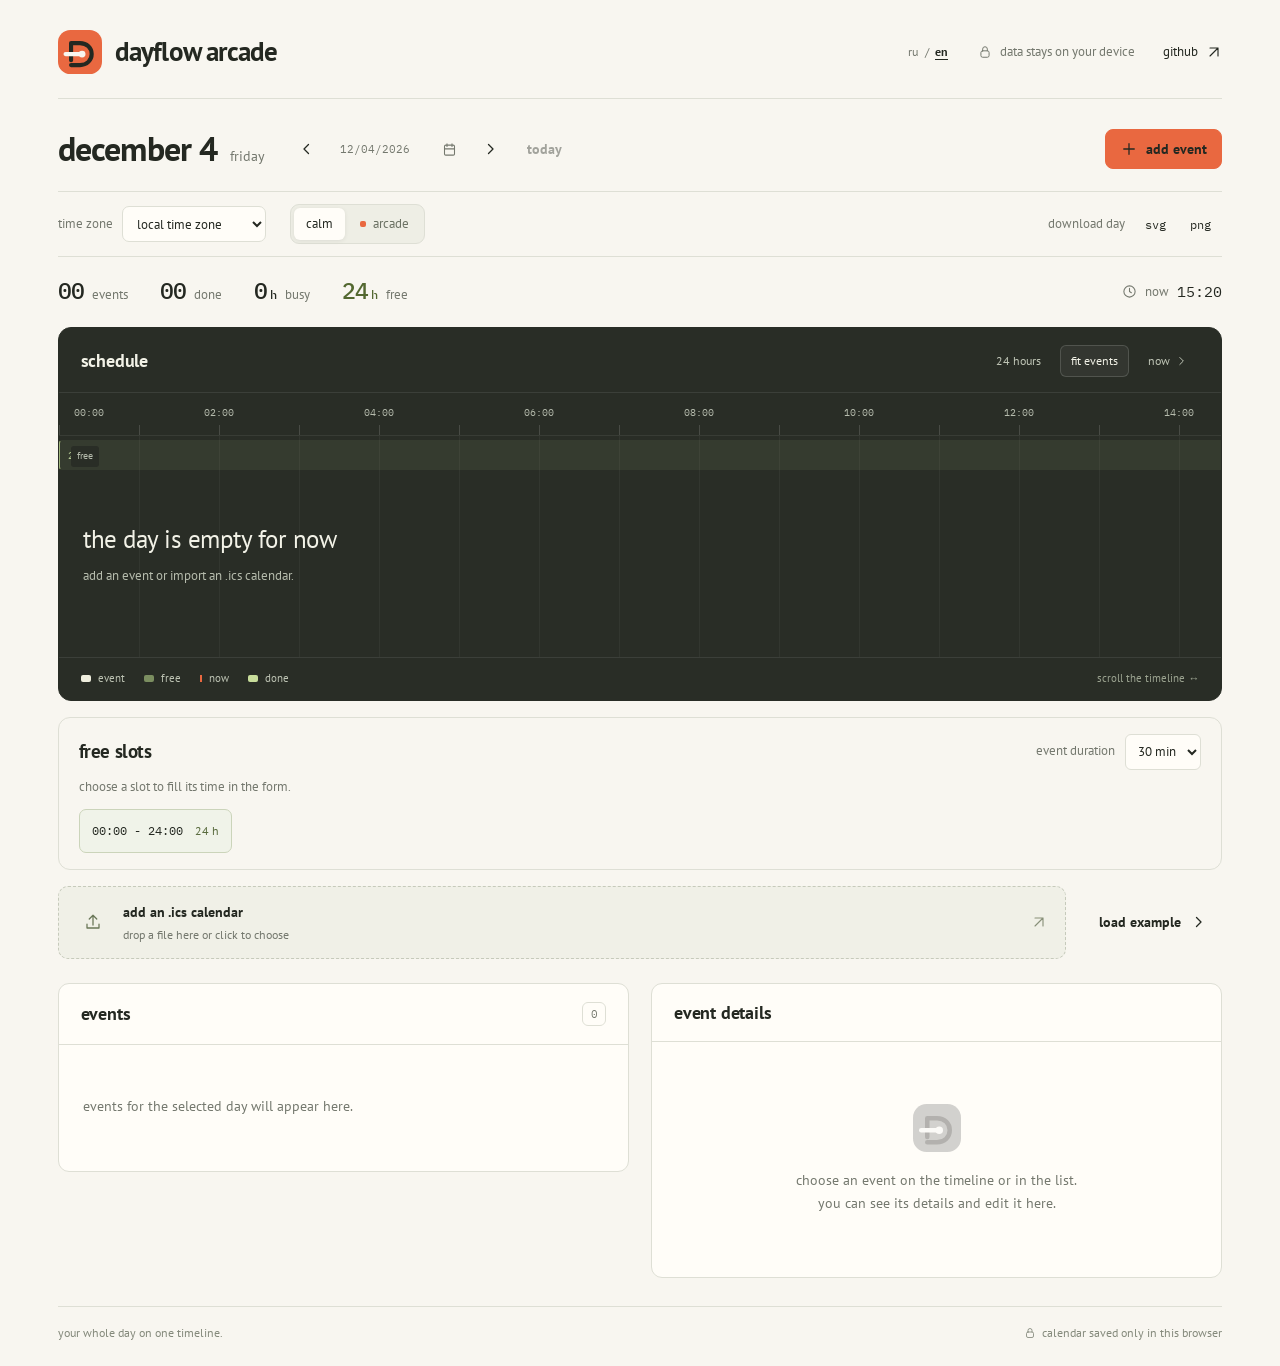
<file: index.html>
<!doctype html>
<html lang="en">
<head>
  <meta charset="utf-8">
  <meta name="viewport" content="width=device-width, initial-scale=1">
  <meta name="theme-color" content="#F8F6F0">
  <meta name="description" content="dayflow arcade: your whole day on one timeline. events, free time and a calendar that stays on your device." data-i18n-content="s1">
  <meta property="og:title" content="dayflow arcade">
  <meta property="og:description" content="your whole day on one timeline. import a calendar or build the day by hand." data-i18n-content="s2">
  <meta property="og:image" content="https://chebaturkin.github.io/dayflow-arcade/docs/screenshots/en/desktop.png">
  <meta property="og:locale" content="en_US">
  <title data-i18n="s3">dayflow arcade: a calendar for your day</title>
  <link rel="icon" href="assets/logo.svg" type="image/svg+xml">
  <link rel="stylesheet" href="styles.css">
  <script src="i18n.js"></script>
</head>
<body data-mode="calm">
  <a class="skip-link" href="#main-content" data-i18n="s4">к содержимому</a>
  <svg class="sr-only" aria-hidden="true" xmlns="http://www.w3.org/2000/svg">
    <defs>
      <symbol id="icon-plus" viewBox="0 0 24 24"><path d="M12 5v14M5 12h14"/></symbol>
      <symbol id="icon-left" viewBox="0 0 24 24"><path d="m14 6-6 6 6 6"/></symbol>
      <symbol id="icon-right" viewBox="0 0 24 24"><path d="m10 6 6 6-6 6"/></symbol>
      <symbol id="icon-upload" viewBox="0 0 24 24"><path d="M12 16V3m-5 5 5-5 5 5M4 15v5h16v-5"/></symbol>
      <symbol id="icon-arrow" viewBox="0 0 24 24"><path d="M6 18 18 6M6 6h12v12"/></symbol>
      <symbol id="icon-lock" viewBox="0 0 24 24"><rect x="5" y="10" width="14" height="11" rx="3"/><path d="M8 10V7a4 4 0 0 1 8 0v3"/></symbol>
      <symbol id="icon-calendar" viewBox="0 0 24 24"><rect x="4" y="5" width="16" height="16" rx="2"/><path d="M8 3v4m8-4v4M4 11h16"/></symbol>
      <symbol id="icon-clock" viewBox="0 0 24 24"><circle cx="12" cy="12" r="9"/><path d="M12 7v5l3 2"/></symbol>
      <symbol id="icon-check" viewBox="0 0 24 24"><path d="m5 12 4 4L19 6"/></symbol>
    </defs>
  </svg>
  <div class="site-shell">
    <header class="masthead">
      <a class="brand-block" href="./" aria-label="dayflow arcade, главная" data-i18n-aria-label="s5">
        <img src="assets/logo.svg" class="brand-mark" width="44" height="44" alt="">
        <h1>dayflow arcade</h1>
      </a>
      <div class="masthead-right"><div class="locale-switch" role="group" aria-label="language"><button type="button" data-locale="ru" lang="ru" aria-label="русский" aria-pressed="false">ru</button><span aria-hidden="true">/</span><button type="button" data-locale="en" lang="en" aria-label="english" aria-pressed="false">en</button></div>
        <span class="privacy-note"><svg class="icon" aria-hidden="true"><use href="#icon-lock"/></svg><span data-i18n="s6">данные на вашем устройстве</span></span>
        <a class="repo-link" href="https://github.com/chebaturkin/dayflow-arcade" target="_blank" rel="noopener noreferrer" aria-label="проект на github, откроется в новой вкладке" data-i18n-aria-label="s7">github<svg class="icon" aria-hidden="true"><use href="#icon-arrow"/></svg></a>
      </div>
      <span id="board-status" class="sr-only" role="status" aria-live="polite" data-i18n="s8">день загружается</span>
    </header>

    <main id="main-content">
      <section class="day-header" aria-labelledby="readout-date">
        <div class="day-heading">
          <div class="day-title"><h2 id="readout-date" data-i18n="s9">загрузка</h2><span id="readout-weekday" data-i18n="s10">сегодня</span></div>
          <div class="day-navigation" aria-label="выбрать день" data-i18n-aria-label="s11">
            <button type="button" class="icon-button" id="previous-day" aria-label="предыдущий день" data-i18n-aria-label="s12"><svg class="icon" aria-hidden="true"><use href="#icon-left"/></svg></button>
            <label class="sr-only" for="day-picker" data-i18n="s13">дата</label><div class="date-field"><span id="date-picker-label" aria-hidden="true" data-i18n="s13">дата</span><svg class="icon" aria-hidden="true"><use href="#icon-calendar"/></svg><input id="day-picker" name="day" type="date"></div>
            <button type="button" class="icon-button" id="next-day" aria-label="следующий день" data-i18n-aria-label="s14"><svg class="icon" aria-hidden="true"><use href="#icon-right"/></svg></button>
            <button type="button" class="button button-quiet" id="today" data-i18n="s10">сегодня</button>
          </div>
        </div>
        <button type="button" class="button button-primary" id="open-manual"><svg class="icon" aria-hidden="true"><use href="#icon-plus"/></svg><span data-i18n="s15">добавить событие</span></button>
      </section>

      <section class="command-deck" aria-labelledby="controls-title">
        <h2 id="controls-title" class="sr-only" data-i18n="s16">настройки дня</h2>
        <div class="control-grid">
          <div class="control-group zone-control">
            <label for="timezone-picker" data-i18n="s17">часовой пояс</label>
            <select id="timezone-picker" name="timezone"><option value="local" data-i18n="s18">местный пояс</option><option value="UTC">utc</option><option value="Europe/Moscow" data-i18n="s19">москва · utc+3</option><option value="Europe/London" data-i18n="s20">лондон</option><option value="America/New_York" data-i18n="s21">нью-йорк</option><option value="Asia/Tokyo" data-i18n="s22">токио · utc+9</option></select>
          </div>
          <div class="mode-switch" role="group" aria-label="режим отображения" data-i18n-aria-label="s23">
            <button type="button" class="mode-button is-active" data-mode-choice="calm" aria-pressed="true" data-i18n="s24">спокойный</button>
            <button type="button" class="mode-button" data-mode-choice="arcade" aria-pressed="false"><span class="arcade-dot" aria-hidden="true"></span><span data-i18n="s25">аркадный</span></button>
          </div>
          <div class="export-actions"><span data-i18n="s26">скачать день</span><button type="button" class="button button-quiet" id="export-svg" aria-label="скачать svg" data-i18n-aria-label="s27">svg</button><button type="button" class="button button-quiet" id="export-png" aria-label="скачать png" data-i18n-aria-label="s28">png</button></div>
        </div>
      </section>

      <section class="scoreboard" aria-label="сводка дня" data-i18n-aria-label="s29">
        <dl class="metrics" aria-label="метрики дня" data-i18n-aria-label="s30">
          <div class="metric"><dd id="metric-events">00</dd><dt data-i18n="s31">событий</dt></div>
          <div class="metric"><dd id="metric-done">00</dd><dt data-i18n="s32">готово</dt></div>
          <div class="metric"><dd id="metric-busy">0<span class="metric-unit" data-i18n="s33">ч</span></dd><dt data-i18n="s34">занято</dt></div>
          <div class="metric metric-free"><dd id="metric-free">24<span class="metric-unit" data-i18n="s33">ч</span></dd><dt data-i18n="s35">свободно</dt></div>
        </dl>
        <div class="now-readout"><svg class="icon" aria-hidden="true"><use href="#icon-clock"/></svg><span data-i18n="s36">сейчас</span><strong id="readout-now">--:--</strong></div>
      </section>

      <section class="route-panel" aria-labelledby="route-title">
        <div class="panel-heading route-heading"><h2 id="route-title" data-i18n="s37">расписание</h2><span id="route-note" class="sr-only" data-i18n="s38">24 часа</span><div class="route-actions"><button type="button" id="fit-day" aria-pressed="false" data-i18n="s38">24 часа</button><button type="button" id="focus-events" aria-pressed="true" data-i18n="s39">к событиям</button><button type="button" id="focus-now"><span data-i18n="s36">сейчас</span><svg class="icon" aria-hidden="true"><use href="#icon-right"/></svg></button></div></div>
        <div class="route-viewport" id="route-viewport" role="region" tabindex="0" aria-label="линия событий за день" aria-describedby="route-help route-summary" data-i18n-aria-label="s40">
          <p id="route-help" class="sr-only" data-i18n="s41">горизонтальная шкала: прокрутите влево или вправо, чтобы увидеть день от 00:00 до 24:00. полные названия доступны в списке событий ниже.</p>
          <p id="route-summary" class="sr-only" data-i18n="s42">события расположены по времени, свободные окна отмечены зелёным, текущий момент отмечен оранжевой линией.</p>
          <div class="route-stage" id="route-stage">
            <div class="route-axis" id="route-axis" role="img" aria-label="шкала времени от 00:00 до 24:00" data-i18n-aria-label="s43"></div>
            <div class="route-grid-lines" id="route-grid-lines" aria-hidden="true"></div>
            <div class="all-day-row" id="all-day-row" role="region" aria-label="события на весь день" data-i18n-aria-label="s44"></div>
            <div class="free-row" id="free-row" role="region" aria-label="свободные окна" data-i18n-aria-label="s45"></div>
            <div class="event-lanes" id="event-lanes" role="group" aria-label="события по времени" data-i18n-aria-label="s46"></div>
            <div class="now-line" id="now-line" hidden><span data-i18n="s36">сейчас</span></div>
          </div>
        </div>
        <div class="route-foot"><ul class="route-legend" aria-label="легенда расписания" data-i18n-aria-label="s47"><li><i class="legend-swatch swatch-station" aria-hidden="true"></i><span data-i18n="s48">событие</span></li><li><i class="legend-swatch swatch-free" aria-hidden="true"></i><span data-i18n="s35">свободно</span></li><li><i class="legend-swatch swatch-now" aria-hidden="true"></i><span data-i18n="s36">сейчас</span></li><li><i class="legend-swatch swatch-done" aria-hidden="true"></i><span data-i18n="s32">готово</span></li></ul><span class="scroll-hint" data-i18n="s49">двигайте шкалу ↔</span></div>
      </section>

      <section class="availability-panel" aria-labelledby="availability-title">
        <div class="availability-heading"><h2 id="availability-title" data-i18n="s45">свободные окна</h2><label for="slot-duration"><span data-i18n="s50">время для события</span><select id="slot-duration"><option value="30" data-i18n="s51">30 мин</option><option value="60" data-i18n="s52">60 мин</option><option value="90" data-i18n="s53">90 мин</option></select></label></div>
        <p class="availability-help" data-i18n="s54">выберите окно, и время появится в форме.</p>
        <div id="availability-list" class="availability-list"></div>
        <p id="availability-empty" class="availability-empty" role="status" hidden></p>
      </section>

      <section class="import-deck" aria-labelledby="import-title">
        <h2 id="import-title" class="sr-only" data-i18n="s55">добавить календарь</h2>
        <div class="import-layout">
          <div class="drop-zone" id="drop-zone" role="button" tabindex="0" aria-label="выбрать ics-файл" aria-controls="ics-file" aria-describedby="drop-help" data-i18n-aria-label="s56">
            <span class="upload-icon"><svg class="icon" aria-hidden="true"><use href="#icon-upload"/></svg></span>
            <div><strong data-i18n="s57">добавить календарь .ics</strong><p id="drop-help" data-i18n="s58">перетащите файл сюда или нажмите для выбора</p></div>
            <svg class="icon upload-arrow" aria-hidden="true"><use href="#icon-arrow"/></svg>
            <input id="ics-file" type="file" accept=".ics,text/calendar,text/plain" hidden>
          </div>
          <button type="button" class="button button-quiet" id="load-demo"><span data-i18n="s59">загрузить пример</span><svg class="icon" aria-hidden="true"><use href="#icon-right"/></svg></button>
        </div>
        <div class="message-stack" id="message-stack" aria-live="polite"></div>
      </section>

      <div class="day-bottom">
        <section class="agenda-panel" aria-labelledby="agenda-title"><div class="panel-heading"><h2 id="agenda-title" data-i18n="s60">события</h2><span id="agenda-count" class="panel-count">0</span></div><div id="agenda-list" class="agenda-list"></div></section>
        <section class="details-panel" id="details-panel" aria-labelledby="details-title">
          <div class="panel-heading"><h2 id="details-title" data-i18n="s61">детали события</h2><span id="detail-source" class="source-note" hidden></span></div>
          <div id="details-empty" class="details-empty"><img src="assets/logo.svg" alt="" width="48" height="48"><p><span data-i18n="s62">выберите событие на шкале или в списке.</span><br><span data-i18n="s63">здесь можно посмотреть детали и изменить запись.</span></p></div>
          <article id="event-details" class="event-details" hidden>
            <div class="details-header"><h3 id="detail-title" data-i18n="s64">без названия</h3><span class="detail-token" id="detail-token" aria-hidden="true">01</span></div>
            <div class="detail-grid">
              <div><span class="detail-label" data-i18n="s65">время</span><strong id="detail-time" data-i18n="s66">не указано</strong><span id="detail-clip-note" class="detail-subvalue"></span></div>
              <div><span class="detail-label" data-i18n="s67">длительность</span><strong id="detail-duration" data-i18n="s66">не указано</strong></div>
              <div><span class="detail-label" data-i18n="s68">место</span><strong id="detail-location" data-i18n="s66">не указано</strong></div>
              <div><span class="detail-label" data-i18n="s69">повтор</span><strong id="detail-repeat" data-i18n="s66">не указано</strong></div>
            </div>
            <div class="detail-original-time" id="original-time-row"><span class="detail-label" data-i18n="s70">исходное время</span><strong id="detail-original-time" data-i18n="s66">не указано</strong></div>
            <p id="detail-description" class="detail-description"></p>
            <div class="detail-actions"><button type="button" class="button button-dark" id="toggle-complete" data-i18n="s71">отметить выполненным</button><button type="button" class="button button-quiet" id="edit-event" aria-label="изменить выбранное событие" data-i18n-aria-label="s72" data-i18n="s73">изменить</button><button type="button" class="button button-quiet button-danger" id="delete-event" aria-label="удалить выбранное событие" data-i18n-aria-label="s74" data-i18n="s75">удалить</button></div>
            <span id="detail-status" class="detail-status"></span>
          </article>
        </section>
      </div>
    </main>
    <footer class="site-footer"><span data-i18n="s76">весь день на одной шкале.</span><span><svg class="icon" aria-hidden="true"><use href="#icon-lock"/></svg><span data-i18n="s77">календарь хранится только в этом браузере</span></span></footer>
  </div>

  <dialog id="manual-dialog" class="manual-dialog" aria-labelledby="manual-title">
    <form method="dialog" id="manual-form" novalidate aria-describedby="manual-context manual-form-error">
      <div class="dialog-head"><h2 id="manual-title" data-i18n="s15">добавить событие</h2><div class="locale-switch" role="group" aria-label="language"><button type="button" data-locale="ru" lang="ru" aria-label="русский" aria-pressed="false">ru</button><span aria-hidden="true">/</span><button type="button" data-locale="en" lang="en" aria-label="english" aria-pressed="false">en</button></div><button type="button" class="icon-button" id="close-manual" aria-label="закрыть" data-i18n-aria-label="s78">×</button></div>
      <p id="manual-context" class="manual-context"></p>
      <div class="form-grid"><label><span data-i18n="s79">название</span><input name="title" required maxlength="500" placeholder="например, работа над проектом" data-i18n-placeholder="s80"></label><div class="form-pair"><label><span data-i18n="s81">дата начала</span><input name="startDate" type="date" required></label><label><span data-i18n="s82">дата конца</span><input name="endDate" type="date" required></label></div><div class="form-pair"><label><span data-i18n="s83">начало</span><input name="start" type="time" step="1" required></label><label><span data-i18n="s84">конец</span><input name="end" type="time" step="1" required></label></div><label><span data-i18n="s68">место</span><input name="location" placeholder="кабинет, ссылка или адрес" data-i18n-placeholder="s85"></label><label><span data-i18n="s86">заметка</span><textarea name="description" rows="3" placeholder="что важно помнить" data-i18n-placeholder="s87"></textarea></label></div>
      <p id="manual-form-error" class="form-error" role="alert" aria-live="assertive"></p>
      <div class="dialog-actions"><button type="button" class="button button-quiet" id="cancel-manual" data-i18n="s88">отмена</button><button type="submit" class="button button-primary" data-i18n="s89">добавить в день</button></div>
    </form>
  </dialog>
  <div id="toast" class="toast" role="status" aria-live="polite"></div>
  <script type="module" src="js/app.js"></script>
</body>
</html>
</file>
<file: styles.css>
@font-face { font-family: 'PT Sans'; font-style: normal; font-weight: 400; font-display: swap; src: url('assets/fonts/jizaRExUiTo99u79P0U.ttf') format('truetype'); }
@font-face { font-family: 'PT Sans'; font-style: normal; font-weight: 700; font-display: swap; src: url('assets/fonts/jizfRExUiTo99u79B_mh4Ok.ttf') format('truetype'); }
@font-face { font-family: 'IBM Plex Mono'; font-style: normal; font-weight: 400; font-display: swap; src: url('assets/fonts/-F63fjptAgt5VM-kVkqdyU8n5ig.ttf') format('truetype'); }
@font-face { font-family: 'IBM Plex Mono'; font-style: normal; font-weight: 500; font-display: swap; src: url('assets/fonts/-F6qfjptAgt5VM-kVkqdyU8n3twJ8lc.ttf') format('truetype'); }
:root {
  color-scheme: light;
  --surface: #f8f6f0; --paper: #fffdf8; --ink: #242821; --muted: #74786e;
  --line: #dedfd5; --signal: #e96840; --signal-dark: #9e3c20;
  --green: #c8dd9b; --green-dark: #536830; --track: #292d26; --track-ink: #f2f2e7;
  --font-ui: 'PT Sans', sans-serif; --font-data: 'IBM Plex Mono', monospace;
  --track-min-width: 1920px;
  --motion-press: 110ms; --motion-state: 180ms; --motion-panel: 280ms; --motion-episode: 540ms;
  --motion-ease: cubic-bezier(.2,.8,.2,1);
}
* { box-sizing: border-box; }
html { background: var(--surface); }
body { min-width: 320px; margin: 0; color: var(--ink); background: var(--surface); font: 15px/1.45 var(--font-ui); font-synthesis: none; }
button, input, select, textarea { font: inherit; }
button, a, input, select { -webkit-tap-highlight-color: transparent; touch-action: manipulation; }
button { cursor: pointer; }
a { color: inherit; }
button, a, input, select, textarea { transition: background-color var(--motion-state), color var(--motion-state), border-color var(--motion-state), box-shadow var(--motion-state); }
button:disabled, button[aria-disabled="true"] { cursor: not-allowed; opacity: .4; }
button:active:not(:disabled):not([aria-disabled="true"]), .drop-zone:active { box-shadow: inset 0 2px 3px #24282128; transition-duration: var(--motion-press); }
.button .icon, .icon-button .icon, .route-actions .icon, .repo-link .icon, .upload-icon .icon, .station-copy, .agenda-copy { transition: transform var(--motion-state) var(--motion-ease); }
button:active:not(:disabled) > .icon, .drop-zone:active .upload-icon .icon { transform: translateY(1px); transition-duration: var(--motion-press); }
:focus-visible { outline: 2px solid var(--signal); outline-offset: 4px; }
::selection { background: var(--green); color: var(--ink); }
[hidden] { display: none !important; }
.icon { width: 18px; height: 18px; flex: 0 0 auto; fill: none; stroke: currentColor; stroke-width: 1.7; stroke-linecap: round; stroke-linejoin: round; }
.sr-only { position: absolute; width: 1px; height: 1px; padding: 0; margin: -1px; overflow: hidden; clip: rect(0, 0, 0, 0); white-space: nowrap; border: 0; }
.skip-link { opacity: 0; position: fixed; z-index: 100; top: -80px; left: 16px; padding: 12px 18px; background: var(--ink); color: var(--paper); }
.skip-link:focus { top: 16px; opacity: 1; }
.site-shell { max-width: 1400px; padding: 30px clamp(20px, 4.5vw, 64px) 24px; margin: 0 auto; }
.masthead { display: flex; align-items: center; justify-content: space-between; gap: 20px; padding-bottom: 24px; border-bottom: 1px solid var(--line); }
.brand-block { display: inline-flex; align-items: center; gap: 13px; text-decoration: none; }
.brand-mark { display: block; transition: transform var(--motion-panel) var(--motion-ease); }
.brand-block h1 { margin: 0; font-size: 27px; font-weight: 700; line-height: 1.1; letter-spacing: -.8px; }
.masthead-right { display: flex; align-items: center; gap: 28px; }
.privacy-note, .repo-link { display: flex; align-items: center; gap: 8px; font-size: 13px; }
.privacy-note { color: var(--muted); }
.privacy-note .icon { width: 14px; height: 14px; }
.repo-link { text-decoration: none; }
.repo-link .icon { width: 16px; height: 16px; }
main { display: grid; grid-template-columns: minmax(0, 1fr); gap: 0; }
.day-header { display: flex; align-items: center; justify-content: space-between; gap: 20px; padding: 30px 0 22px; }
.day-heading { display: flex; align-items: center; gap: 24px; flex-wrap: wrap; }
.day-title { display: flex; align-items: baseline; gap: 12px; }
.day-title h2 { margin: 0; font-size: 34px; font-weight: 700; letter-spacing: -.8px; line-height: 1.15; }
.day-title > span { color: var(--muted); font-size: 14px; }
.day-navigation { display: flex; align-items: center; gap: 4px; }
.date-field { position: relative; display: flex; align-items: center; justify-content: space-between; gap: 10px; width: 139px; min-height: 38px; padding: 7px 10px; border: 1px solid transparent; border-radius: 7px; color: var(--muted); font: 11px var(--font-data); }
.date-field:focus-within { outline: 2px solid var(--signal); outline-offset: 2px; }
.date-field .icon { width: 15px; height: 15px; }
.day-navigation .date-field input { position: absolute; inset: 0; width: 100%; min-width: 0; height: 100%; margin: 0; padding: 0; border: 0; opacity: 0; cursor: pointer; }
.date-field input::-webkit-calendar-picker-indicator { position: absolute; inset: 0; width: 100%; height: 100%; opacity: 0; cursor: pointer; }
.icon-button { width: 36px; height: 38px; display: inline-flex; align-items: center; justify-content: center; padding: 0; border: 1px solid transparent; border-radius: 8px; background: transparent; color: var(--ink); font-size: 28px; }
.button { display: inline-flex; align-items: center; justify-content: center; gap: 8px; min-height: 40px; padding: 9px 14px; border: 1px solid transparent; border-radius: 8px; color: var(--ink); background: transparent; font-size: 14px; font-weight: 700; line-height: 1.2; white-space: nowrap; }
.button-primary { border-color: var(--signal); background: var(--signal); color: #242821; }
.button-dark { background: var(--ink); color: var(--paper); }
.button-danger { color: var(--signal-dark); }
.command-deck { border-top: 1px solid var(--line); border-bottom: 1px solid var(--line); padding: 12px 0; }
.control-grid { display: flex; align-items: center; gap: 24px; flex-wrap: wrap; }
.control-group { display: flex; align-items: center; gap: 9px; }
.control-group label { color: var(--muted); font-size: 13px; }
.control-group select { max-width: 210px; min-height: 36px; padding: 6px 26px 6px 10px; border: 1px solid var(--line); border-radius: 7px; background: var(--paper); color: var(--ink); font-size: 13px; }
.mode-switch { display: inline-flex; gap: 3px; padding: 3px; border: 1px solid var(--line); border-radius: 9px; background: #eeeee5; }
.mode-button { display: inline-flex; align-items: center; gap: 7px; min-height: 32px; padding: 5px 12px; border: 0; border-radius: 6px; background: transparent; color: #6b7163; font-size: 13px; }
.mode-button.is-active { background: var(--paper); color: var(--ink); box-shadow: 0 1px 4px #24282115; }
.arcade-dot { width: 6px; height: 6px; border-radius: 2px; background: var(--signal); }
.export-actions { display: flex; align-items: center; gap: 2px; margin-left: auto; }
.export-actions > span { margin-right: 7px; font-size: 13px; color: var(--muted); }
.export-actions .button { min-height: 34px; padding: 6px 10px; font: 12px var(--font-data); }
.scoreboard { display: flex; align-items: center; justify-content: space-between; gap: 20px; padding: 22px 0; }
.metrics { display: flex; align-items: center; margin: 0; gap: 32px; }
.metric { display: flex; align-items: baseline; gap: 8px; }
.metric dd { margin: 0; font: 500 23px/1 var(--font-data); letter-spacing: -1px; white-space: nowrap; }
.metric dt { color: var(--muted); font-size: 13px; }
.metric-free dd { color: var(--green-dark); }
.metric-unit { margin-left: 3px; font-size: 12px; letter-spacing: 0; }
.now-readout { display: flex; align-items: center; gap: 8px; color: var(--muted); font-size: 13px; }
.now-readout .icon { width: 15px; height: 15px; }
.now-readout strong { color: var(--ink); font: 400 15px var(--font-data); }
.panel-heading { display: flex; align-items: center; justify-content: space-between; gap: 12px; padding: 18px 22px; border-bottom: 1px solid var(--line); }
.panel-heading h2 { margin: 0; font-size: 18px; font-weight: 700; line-height: 1.2; letter-spacing: -.2px; }
.panel-count { display: grid; place-items: center; min-width: 24px; height: 24px; border: 1px solid var(--line); border-radius: 6px; color: var(--muted); font: 11px var(--font-data); }
.route-panel { overflow: hidden; border: 1px solid var(--track); border-radius: 13px; background: var(--track); color: var(--track-ink); }
.route-heading { padding: 17px 22px 15px; border-bottom: 1px solid #ffffff16; }
.route-actions { display: flex; align-items: center; gap: 8px; }
.route-actions button { display: flex; align-items: center; gap: 4px; min-height: 32px; padding: 5px 10px; border: 1px solid transparent; border-radius: 6px; background: transparent; color: #bfc5b6; font-size: 12px; }
.route-actions button[aria-pressed="true"] { border-color: #ffffff26; background: #ffffff0c; color: var(--track-ink); }
.route-actions .icon { width: 14px; height: 14px; }
.route-viewport { container-type: inline-size; overflow-x: auto; overflow-y: hidden; overscroll-behavior-inline: contain; scrollbar-color: #777e6d var(--track); scrollbar-width: thin; }
.route-viewport::-webkit-scrollbar { height: 7px; }
.route-viewport::-webkit-scrollbar-thumb { background: #777e6d; border: 2px solid var(--track); border-radius: 6px; }
.route-stage { position: relative; min-width: var(--track-min-width); min-height: 264px; background: var(--track); }
.route-panel.is-fit { --track-min-width: 1080px; }
.route-axis { position: relative; z-index: 2; height: 43px; border-bottom: 1px solid #ffffff12; }
.route-grid-lines { position: absolute; top: 43px; right: 0; bottom: 0; left: 0; pointer-events: none; }
.route-grid-line, .axis-line { position: absolute; top: 0; bottom: 0; width: 1px; background: #ffffff0b; }
.axis-line { top: 32px; background: #ffffff25; }
.axis-label { position: absolute; top: 15px; transform: translateX(-50%); padding: 0 3px; color: #b6bcad; font: 10px/1 var(--font-data); }
.axis-label:first-child { left: 12px !important; transform: none; }
.axis-label[style*="100%"] { transform: translateX(-100%); padding-right: 10px; }
.all-day-row { position: sticky; left: 0; z-index: 3; display: grid; grid-template-columns: 1fr 1fr; gap: 7px; width: 100cqw; min-height: 45px; padding: 7px 14px 7px 90px; border-bottom: 1px solid #ffffff0e; background: var(--track); }
.all-day-label, .free-label { position: absolute; left: 12px; z-index: 2; padding: 3px 6px; border-radius: 3px; background: var(--track); color: #b6bcad; font-size: 10px; }
.all-day-label { top: 9px; }
.all-day-block { position: relative; min-width: 0; overflow: hidden; height: 29px; padding: 4px 10px; border: 1px solid #838d71; border-radius: 5px; background: #404836; color: #e6ecd9; text-overflow: ellipsis; font-size: 12px; white-space: nowrap; }
.all-day-block.is-selected { border-color: var(--green); background: #526044; }
.all-day-block.is-complete { color: var(--green); }
.free-row { position: relative; z-index: 1; height: 38px; }
.free-window { position: absolute; top: 4px; height: 30px; display: flex; align-items: center; overflow: hidden; padding: 0 8px; border: 1px solid transparent; border-left-color: #a0b67c; border-radius: 3px; background: #c8dd9b14; color: #b2c793; font: 10px var(--font-data); white-space: nowrap; cursor: pointer; }
.free-window:focus-visible { background: #c8dd9b2c; border-color: #a0b67c; }
.free-label { top: 10px; pointer-events: none; }
.availability-panel { margin-top: 16px; padding: 16px 20px; border: 1px solid var(--line); border-radius: 12px; background: var(--surface); }
.availability-heading { display: flex; align-items: center; justify-content: space-between; flex-wrap: wrap; gap: 12px; }
.availability-heading h2 { margin: 0; font-size: 19px; letter-spacing: -.4px; }
.availability-heading label { display: flex; align-items: center; gap: 10px; color: var(--muted); font-size: 13px; }
.availability-heading select { min-height: 36px; padding: 5px 8px; border: 1px solid var(--line); border-radius: 6px; background: var(--paper); color: var(--ink); }
.availability-help { margin: 8px 0 12px; color: var(--muted); font-size: 13px; }
.availability-list { display: flex; flex-wrap: wrap; gap: 8px; }
.availability-slot { display: inline-flex; align-items: center; justify-content: space-between; gap: 12px; min-height: 44px; padding: 9px 12px; border: 1px solid #cbd4ba; border-radius: 7px; background: #f0f3e9; color: var(--ink); cursor: pointer; }
.availability-time { font: 12px var(--font-data); }
.availability-duration { color: #596b3e; font-size: 12px; }
.availability-empty { margin: 0; color: var(--muted); font-size: 13px; }
.event-lanes { position: relative; z-index: 1; min-height: 143px; padding: 13px 0 24px; }
.lane { position: relative; height: 67px; }
.lane + .lane { border-top: 1px dashed #ffffff0d; }
.station { position: absolute; top: 6px; display: flex; align-items: center; min-width: var(--station-min-width, 36px); height: 51px; padding: 8px 11px; overflow: hidden; border: 1px solid #eeeade; border-left: 3px solid #b6c7a0; border-radius: 6px; background: #efeede; color: var(--ink); text-align: left; }
.station.is-selected { border-color: var(--signal); background: #f9d0ad; box-shadow: 0 0 0 2px #e9684020; }
.station.is-complete { background: var(--green); border-color: var(--green); }
.station.is-complete .station-title { text-decoration: line-through; text-decoration-color: #53683066; }
.station.is-overlap { border-left-color: var(--signal); }
.station:active .station-copy, .agenda-select:active .agenda-copy { transform: translateX(2px); transition-duration: var(--motion-press); }
.station-copy { display: flex; flex-direction: column; min-width: 0; gap: 5px; }
.station-title { overflow: hidden; text-overflow: ellipsis; white-space: nowrap; font-size: 13px; font-weight: 700; line-height: 1.1; }
.station-time { overflow: hidden; white-space: nowrap; text-overflow: ellipsis; font: 9px/1 var(--font-data); opacity: .75; }
.station-token { display: none; }
.station.is-compact { padding-inline: 6px; }
.station.is-compact .station-title { font-size: 11px; }
.now-line { position: absolute; z-index: 4; top: 0; bottom: 0; width: 1px; background: var(--signal); pointer-events: none; }
.now-line::after { content: ''; position: absolute; top: 39px; left: -3px; width: 7px; height: 7px; border-radius: 50%; background: var(--signal); }
.now-line span { position: absolute; top: 11px; left: 5px; padding: 2px 5px; border-radius: 3px; background: var(--signal); color: var(--ink); font: 9px var(--font-data); }
.empty-route { display: flex; flex-direction: column; justify-content: center; gap: 10px; min-height: 133px; padding-left: 24px; }
.empty-route strong { font-size: 25px; font-weight: 400; letter-spacing: -.5px; }
.empty-route span { color: #b6bcad; font-size: 13px; }
.route-foot { display: flex; align-items: center; justify-content: space-between; gap: 10px; padding: 13px 22px; border-top: 1px solid #ffffff16; }
.route-legend { display: flex; flex-wrap: wrap; gap: 19px; margin: 0; padding: 0; list-style: none; color: #bdc3b3; font-size: 11px; }
.route-legend li { display: inline-flex; align-items: center; gap: 7px; }
.legend-swatch { width: 10px; height: 7px; border-radius: 2px; }
.swatch-station { background: #efeede; }
.swatch-free { background: #7b8e60; }
.swatch-now { width: 2px; border-radius: 0; background: var(--signal); }
.swatch-done { background: var(--green); }
.scroll-hint { color: #9ba390; font-size: 11px; }
.import-deck { margin: 16px 0 24px; }
.import-layout { display: flex; align-items: center; gap: 18px; }
.drop-zone { display: flex; align-items: center; gap: 14px; flex: 1; min-height: 73px; padding: 14px 18px; border: 1px dashed #c6cabb; border-radius: 10px; background: #f0f0e7; cursor: pointer; transition: background-color var(--motion-state), border-color var(--motion-state), box-shadow var(--motion-state); }
.drop-zone.is-dragging { background: #e9edde; border-color: #8f9d7a; border-style: solid; box-shadow: inset 0 0 0 2px #8f9d7a44; }
.drop-zone.is-dragging .upload-icon .icon { transform: translateY(-3px); }
.drop-zone[aria-busy="true"] { border-style: solid; border-color: var(--signal); }
.drop-zone[aria-busy="true"] .upload-icon { color: var(--signal-dark); }
.upload-icon { display: grid; place-items: center; width: 32px; height: 32px; color: #6a7758; }
.drop-zone strong { font-size: 14px; font-weight: 700; }
.drop-zone p { margin: 3px 0 0; color: var(--muted); font-size: 12px; }
.upload-arrow { margin-left: auto; width: 16px; height: 16px; color: #889079; }
.message-stack:empty { display: none; }
.message-stack { display: grid; gap: 5px; padding-top: 10px; }
.message { padding: 9px 12px; border-radius: 6px; background: #e9edde; color: var(--green-dark); font-size: 13px; }
.message.is-error { background: #f9e8dd; color: var(--signal-dark); }
.day-bottom { display: grid; grid-template-columns: 1fr 1fr; align-items: start; gap: 22px; }
.agenda-panel, .details-panel { min-width: 0; overflow: hidden; border: 1px solid var(--line); border-radius: 11px; background: var(--paper); }
.agenda-list { padding: 5px 9px 9px; }
.agenda-row { display: flex; align-items: stretch; gap: 5px; border-bottom: 1px solid #e9e9e0; }
.agenda-row:last-child { border-bottom: 0; }
.agenda-select { display: flex; align-items: center; gap: 17px; flex: 1; min-width: 0; min-height: 63px; padding: 11px 12px; margin: 3px 0; border: 1px solid transparent; border-radius: 7px; background: transparent; color: var(--ink); text-align: left; }
.agenda-select[aria-pressed="true"] { background: #f6e9dd; border-color: #e5ccb7; }
.agenda-time { display: flex; flex: 0 0 48px; flex-direction: column; gap: 3px; color: var(--muted); font: 10px/1.3 var(--font-data); }
.agenda-time span:first-child { color: var(--ink); font-size: 12px; }
.agenda-copy { display: flex; flex-direction: column; gap: 3px; min-width: 0; }
.agenda-name { font-size: 15px; line-height: 1.3; overflow-wrap: anywhere; }
.agenda-meta { color: var(--muted); font-size: 12px; }
.agenda-overlap { color: var(--signal-dark); }
.agenda-row.is-complete .agenda-name { color: var(--muted); text-decoration: line-through; text-decoration-color: #88907977; }
.agenda-check { align-self: center; display: grid; place-items: center; flex: 0 0 32px; width: 32px; height: 36px; padding: 0; margin-right: 10px; border: 0; border-radius: 6px; background: transparent; color: var(--green-dark); }
.agenda-check::before { content: ''; width: 17px; height: 17px; border: 1px solid #c3c8b8; border-radius: 50%; }
.agenda-check[aria-pressed="true"]::before { display: none; }
.agenda-check .icon { width: 19px; height: 19px; }
.agenda-check path { stroke-dasharray: 24; stroke-dashoffset: 0; }
.agenda-empty { padding: 32px 15px; color: var(--muted); font-size: 14px; }
.details-empty { display: flex; flex-direction: column; align-items: center; justify-content: center; gap: 17px; min-height: 235px; padding: 24px; text-align: center; }
.details-empty img { opacity: .35; filter: grayscale(1); }
.details-empty p { margin: 0; color: var(--muted); font-size: 14px; line-height: 1.65; }
.event-details { padding: 22px; }
.details-header { display: flex; align-items: flex-start; justify-content: space-between; gap: 12px; margin-bottom: 20px; }
.details-header h3 { margin: 0; font-size: 25px; font-weight: 400; line-height: 1.2; letter-spacing: -.5px; overflow-wrap: anywhere; }
.detail-token { color: #a1a78f; font: 14px var(--font-data); }
.source-note { color: var(--muted); font-size: 11px; }
.detail-grid { display: grid; grid-template-columns: 1fr 1fr; gap: 18px 24px; }
.detail-grid > div { display: flex; flex-direction: column; gap: 5px; min-width: 0; }
.detail-label { color: var(--muted); font-size: 12px; }
.detail-grid strong { overflow-wrap: anywhere; font-size: 14px; font-weight: 400; }
.detail-subvalue { color: var(--signal-dark); font-size: 11px; }
.detail-subvalue:empty { display: none; }
.detail-original-time { display: grid; gap: 5px; padding-top: 18px; }
.detail-original-time strong { overflow-wrap: anywhere; font: 10px var(--font-data); }
.detail-description { white-space: pre-wrap; overflow-wrap: anywhere; margin: 20px 0 0; font-size: 14px; }
.detail-description:empty { display: none; }
.detail-actions { display: flex; align-items: center; gap: 3px; flex-wrap: wrap; margin-top: 22px; padding-top: 18px; border-top: 1px solid var(--line); }
.detail-actions .button { min-height: 36px; font-size: 12px; padding: 8px 11px; }
.detail-status { display: block; margin-top: 12px; color: var(--muted); font-size: 12px; }
.site-footer { display: flex; align-items: center; justify-content: space-between; gap: 15px; margin-top: 28px; padding-top: 17px; border-top: 1px solid var(--line); color: #858a7c; font-size: 12px; }
.site-footer > span { display: inline-flex; align-items: center; gap: 6px; }
.site-footer .icon { width: 12px; height: 12px; }
.manual-dialog { width: min(500px, calc(100% - 32px)); max-height: calc(100dvh - 32px); overflow-y: auto; padding: 0; border: 1px solid var(--line); border-radius: 14px; background: var(--paper); color: var(--ink); box-shadow: 0 24px 90px #171e1440; }
.manual-dialog::backdrop { background: #1b211972; backdrop-filter: blur(3px); }
.manual-dialog[open] { animation: dialog-enter var(--motion-panel) var(--motion-ease); }
.manual-dialog form { padding: 24px; }
.dialog-head { display: flex; align-items: center; justify-content: space-between; gap: 10px; }
.dialog-head h2 { margin: 0; font-size: 25px; font-weight: 400; letter-spacing: -.5px; }
.manual-context { margin: 12px 0 0; color: var(--muted); font-size: 13px; line-height: 1.5; }
.form-grid { display: grid; gap: 17px; padding: 24px 0; }
.form-grid label { display: grid; gap: 7px; color: var(--muted); font-size: 13px; }
.form-grid input, .form-grid textarea { width: 100%; min-height: 42px; padding: 10px 12px; border: 1px solid #d5d8cb; border-radius: 7px; background: var(--surface); color: var(--ink); resize: vertical; font-size: 15px; }
.form-grid [aria-invalid="true"] { border-color: var(--signal-dark); background: #f9e8dd; }
.form-grid input:focus, .form-grid textarea:focus { border-color: var(--signal); }
.form-pair { display: grid; grid-template-columns: 1fr 1fr; gap: 16px; }
.dialog-actions { display: flex; justify-content: flex-end; gap: 7px; padding-top: 18px; border-top: 1px solid var(--line); }
.form-error { margin: 0; color: var(--signal-dark); font-size: 13px; }
.form-error:not(:empty) { padding-bottom: 14px; }
.toast { position: fixed; right: 24px; bottom: 24px; z-index: 40; display: flex; align-items: center; gap: 14px; max-width: min(430px, calc(100vw - 32px)); padding: 12px 17px; border: 1px solid #464e3b; border-radius: 10px; background: var(--ink); color: var(--paper); font-size: 13px; box-shadow: 0 8px 28px #24282120; opacity: 0; transform: translateY(8px); pointer-events: none; transition: opacity var(--motion-state), transform var(--motion-state) var(--motion-ease); }
.toast.is-visible { opacity: 1; transform: translateY(0); }
.toast.is-error { background: #782d1e; }
.toast .button { min-height: 30px; padding: 5px 10px; border-color: #ffffff30; color: var(--paper); font-size: 12px; }
body[data-mode="arcade"] .route-panel { border-color: #879963; }
body[data-mode="arcade"] .route-stage { background-image: radial-gradient(#bac69915 .8px, transparent .8px); background-size: 6px 6px; }
body[data-mode="arcade"] .station { border-radius: 3px; box-shadow: 3px 3px 0 #11170d88; }
body[data-mode="arcade"] .station.is-selected { box-shadow: 3px 3px 0 var(--signal); }
body[data-mode="arcade"] .arcade-dot { box-shadow: 0 0 0 3px #e9684017; }
@keyframes dialog-enter { from { opacity: 0; transform: translateY(10px) scale(.985); } to { opacity: 1; transform: none; } }
.motion-flight { position: fixed; z-index: 50; pointer-events: none; user-select: none; overflow: hidden; }
.motion-stamp { display: grid; place-items: center; border-radius: 4px; background: var(--green); color: var(--green-dark); font: 700 15px var(--font-ui); }
.motion-record { display: flex; align-items: center; padding: 8px 11px; border: 1px solid var(--signal); border-radius: 3px; background: #efeede; color: var(--ink); white-space: nowrap; font-size: 13px; }
@media (hover: hover) and (pointer: fine) {
  .free-window:hover { background: #c8dd9b2c; border-color: #a0b67c; }
  .availability-slot:hover { background: #e5ecd8; border-color: #95a774; }
  .brand-block:hover .brand-mark { transform: rotate(-6deg); }
  .repo-link:hover { color: var(--signal-dark); }
  .repo-link:hover .icon { transform: translate(2px, -2px); }
  .date-field:hover { background: #eeeee5; }
  .icon-button:hover:not(:disabled) { border-color: var(--line); background: var(--paper); }
  .button-primary:hover:not(:disabled) { background: #ef7c55; border-color: #ef7c55; box-shadow: 0 3px 10px #e9684022; }
  .button-dark:hover:not(:disabled) { background: #41473a; }
  .button-quiet:hover:not(:disabled):not([aria-disabled="true"]) { background: #eeeee5; }
  .button-danger:hover:not(:disabled) { background: #f7e8df; }
  .mode-button:hover { color: var(--ink); }
  .route-actions button:hover:not(:disabled) { border-color: #ffffff26; background: #ffffff0c; color: var(--track-ink); }
  .route-actions button:hover:not(:disabled) .icon { transform: translateX(2px); }
  .all-day-block:hover { border-color: var(--green); background: #526044; }
  .station:hover { background: #fffdf5; }
  .station.is-complete:hover { background: #d7e8b1; }
  .station:hover .station-copy { transform: translateX(2px); }
  .drop-zone:hover { background: #e9edde; border-color: #8f9d7a; }
  .drop-zone:hover .upload-icon .icon { transform: translateY(-2px); }
  .agenda-select:hover { background: #f2f3e9; }
  .agenda-check:hover { background: #e9edde; }
  .form-grid input:hover, .form-grid textarea:hover { border-color: #a5af96; }
  .toast .button:hover { background: #ffffff12; }
}
@media (max-width: 1100px) {
  .day-heading { gap: 12px; }
  .day-title h2 { font-size: 30px; }
  .day-heading { align-items: flex-start; flex-direction: column; }
  .metrics { gap: 22px; }
  .metric { gap: 6px; }
}
@media (max-width: 800px) {
  .site-shell { padding: 22px 24px; }
  .privacy-note { display: none; }
  .control-grid { gap: 14px; }
  .export-actions { margin-left: 0; }
  .control-group label { display: none; }
  .scoreboard { align-items: flex-end; }
  .metrics { display: grid; grid-template-columns: 1fr 1fr; gap: 14px 24px; }
  .metric dd { font-size: 21px; }
  .day-bottom { grid-template-columns: 1fr; gap: 16px; }
  .details-empty { min-height: 175px; }
}
@media (max-width: 520px) {
  .site-shell { padding: 18px 16px; }
  .masthead { padding-bottom: 20px; gap: 12px; }
  .brand-mark { width: 36px; height: 36px; }
  .brand-block { gap: 10px; }
  .brand-block h1 { font-size: 22px; letter-spacing: -.6px; }
  .repo-link { font-size: 12px; gap: 3px; }
  .repo-link .icon { width: 13px; height: 13px; }
  .day-header { align-items: stretch; flex-direction: column; gap: 16px; padding: 25px 0 18px; }
  .day-title h2 { font-size: 31px; }
  .day-title > span { font-size: 13px; }
  .day-heading { gap: 12px; }
  .day-navigation { width: 100%; }
  .day-navigation #today { margin-left: auto; }
  .day-navigation .date-field { flex: 1; width: auto; min-width: 0; max-width: 145px; }
  .day-header > .button { align-self: flex-start; min-height: 42px; }
  .control-grid { gap: 12px 10px; }
  .control-group select { max-width: 142px; font-size: 12px; padding-right: 18px; }
  .mode-button { padding: 5px 7px; font-size: 12px; }
  .mode-switch { margin-left: auto; }
  .export-actions { width: 100%; justify-content: flex-end; border-top: 1px solid var(--line); padding-top: 8px; }
  .export-actions > span { margin-right: auto; }
  .scoreboard { align-items: center; gap: 8px; padding: 20px 0; }
  .metrics { gap: 13px 16px; }
  .metric { flex-direction: column; gap: 6px; }
  .metric dd { font-size: 20px; }
  .metric dt { font-size: 11px; }
  .now-readout { flex-wrap: wrap; justify-content: flex-end; gap: 5px; max-width: 80px; font-size: 12px; }
  .now-readout strong { width: 100%; text-align: right; font-size: 16px; }
  .route-heading { align-items: flex-start; flex-direction: column; gap: 10px; padding: 16px; }
  .route-actions { gap: 5px; }
  .route-actions button { min-height: 36px; padding: 5px 9px; }
  .all-day-row { grid-template-columns: 1fr; padding-left: 75px; }
  .route-stage { --track-min-width: 1920px; }
  .route-panel.is-fit .route-stage { --track-min-width: 1080px; }
  .route-foot { padding: 12px 16px; }
  .route-legend { gap: 12px; font-size: 10px; }
  .scroll-hint { display: none; }
  .import-layout { align-items: stretch; flex-direction: column; gap: 7px; }
  .drop-zone { gap: 8px; padding: 14px 10px; }
  .drop-zone strong { font-size: 13px; }
  .drop-zone p { max-width: 205px; font-size: 11px; }
  .upload-arrow { width: 13px; }
  #load-demo { align-self: flex-end; font-size: 12px; }
  .import-deck { margin-bottom: 16px; }
  .panel-heading { padding: 16px; }
  .agenda-select { gap: 12px; padding-inline: 7px; }
  .agenda-name { font-size: 14px; }
  .event-details { padding: 18px 16px; }
  .detail-grid { gap: 18px 14px; }
  .detail-actions { gap: 4px; }
  .detail-actions #toggle-complete { width: 100%; }
  .site-footer { flex-direction: column; align-items: flex-start; gap: 8px; font-size: 11px; }
  .manual-dialog form { padding: 20px; }
  .availability-panel { padding: 16px; }
  .availability-heading label { justify-content: space-between; width: 100%; }
  .availability-slot { width: 100%; }
  .form-pair { gap: 10px; }
  .form-pair input { min-width: 0; padding-inline: 6px; font-size: 13px; }
  .dialog-head h2 { font-size: 23px; }
  .toast { right: 16px; bottom: 16px; }
}
@media (max-width: 360px) { .control-group { width: 100%; }.control-group select { max-width: none; width: 100%; }.mode-switch { margin-left: 0; width: 100%; }.mode-button { flex: 1; justify-content: center; }.day-title h2 { font-size: 28px; }.repo-link { font-size: 0; }.repo-link .icon { width: 18px; height: 18px; } }
@media (prefers-reduced-motion: reduce) { *, *::before, *::after { animation: none !important; transition: none !important; scroll-behavior: auto !important; }.brand-mark, .repo-link .icon, .upload-icon .icon, button .icon, .station-copy, .agenda-copy { transform: none !important; }.motion-flight { display: none; } }
@media (forced-colors: active) { .button, .mode-button, .drop-zone, .station, .all-day-block, .agenda-select, .agenda-check, .free-window, .availability-slot { border: 1px solid ButtonText; }.route-panel, .route-stage { background: Canvas; color: CanvasText; }.axis-label, .route-legend, .route-actions button { color: CanvasText; }.route-grid-line { background: GrayText; }.now-line { background: Highlight; }.availability-duration { color: ButtonText; } }

/* Language follows the existing header typography. */
.locale-switch { display: inline-flex; align-items: center; gap: .25rem; color: var(--muted, #777); white-space: nowrap; flex: 0 0 auto; font: inherit; font-size: .75rem; }
.locale-switch button { appearance: none; min-height: 32px; padding: .25rem .15rem; color: inherit; background: transparent; border: 0; border-radius: 0; box-shadow: none; font: inherit; cursor: pointer; text-underline-offset: .25em; }
.locale-switch button[aria-pressed="true"] { color: var(--ink, #242725); text-decoration: underline; font-weight: 600; }
.locale-switch button:focus-visible { outline: 2px solid currentColor; outline-offset: 3px; }

.dialog-head h2 { margin-right: auto; }
@media (max-width: 390px) { .dialog-head h2 { font-size: 21px; } .dialog-head { gap: 6px; } }

.now-line.is-near-end span { left: auto; right: 5px; white-space: nowrap; }

.now-line.is-near-end { transform: translateX(-1px); }
.now-line.is-near-end::after { left: auto; right: 0; }
</file>
